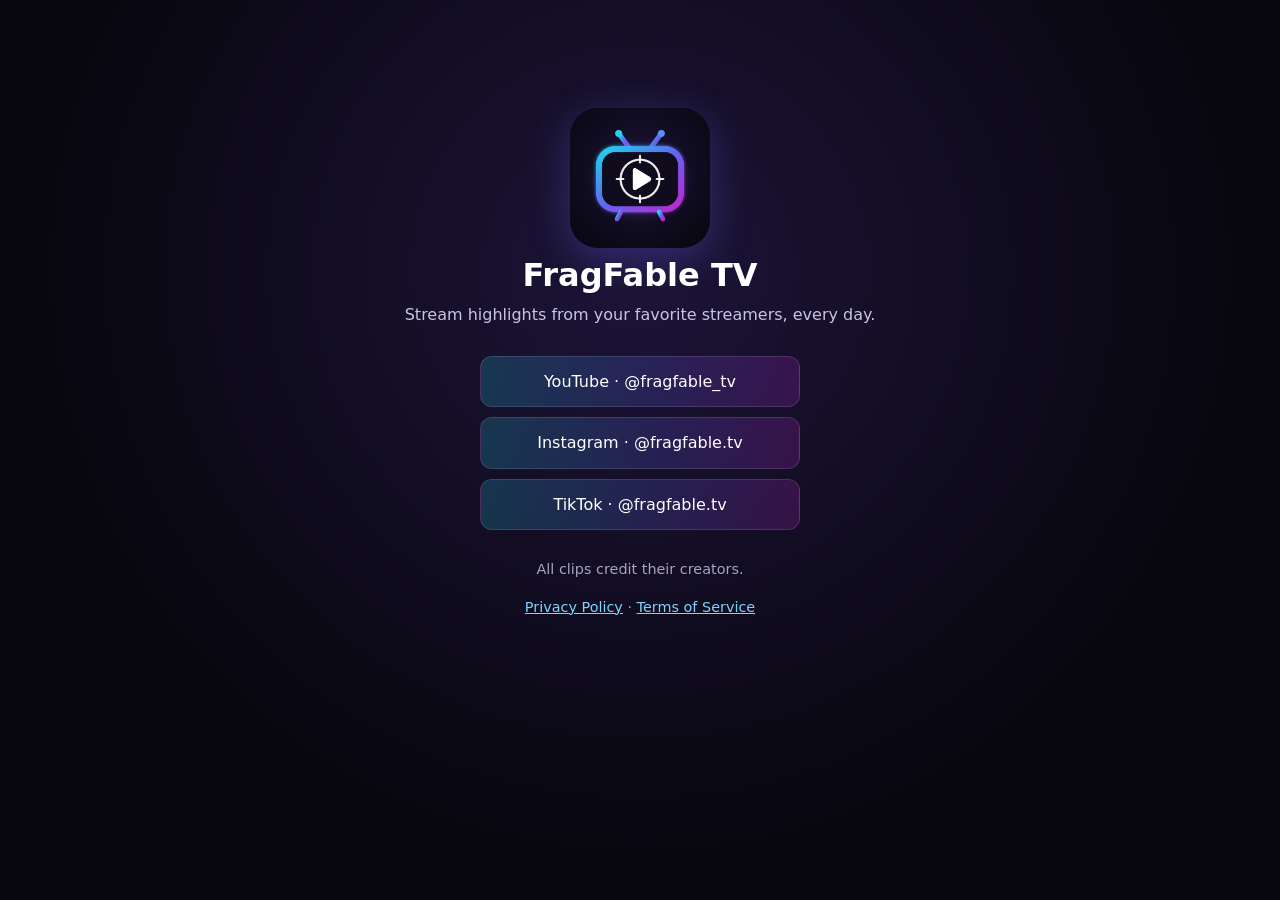
<file: index.html>
<!doctype html>
<html lang="en">
<head>
<meta charset="utf-8">
<meta name="viewport" content="width=device-width, initial-scale=1">
<title>FragFable TV</title>
<link rel="icon" href="logo.png">
<link rel="stylesheet" href="style.css">
</head>
<body>
<main class="home">
  <img src="logo.png" alt="FragFable TV logo" class="logo" width="140" height="140">
  <h1>FragFable TV</h1>
  <p class="tagline">Stream highlights from your favorite streamers, every day.</p>
  <ul class="links">
    <li><a href="https://www.youtube.com/@fragfable_tv">YouTube · @fragfable_tv</a></li>
    <li><a href="https://www.instagram.com/fragfable.tv/">Instagram · @fragfable.tv</a></li>
    <li><a href="https://www.tiktok.com/@fragfable.tv">TikTok · @fragfable.tv</a></li>
  </ul>
  <p class="small">All clips credit their creators.</p>
  <p class="small"><a href="privacy.html">Privacy Policy</a> · <a href="terms.html">Terms of Service</a></p>
</main>
</body>
</html>
</file>
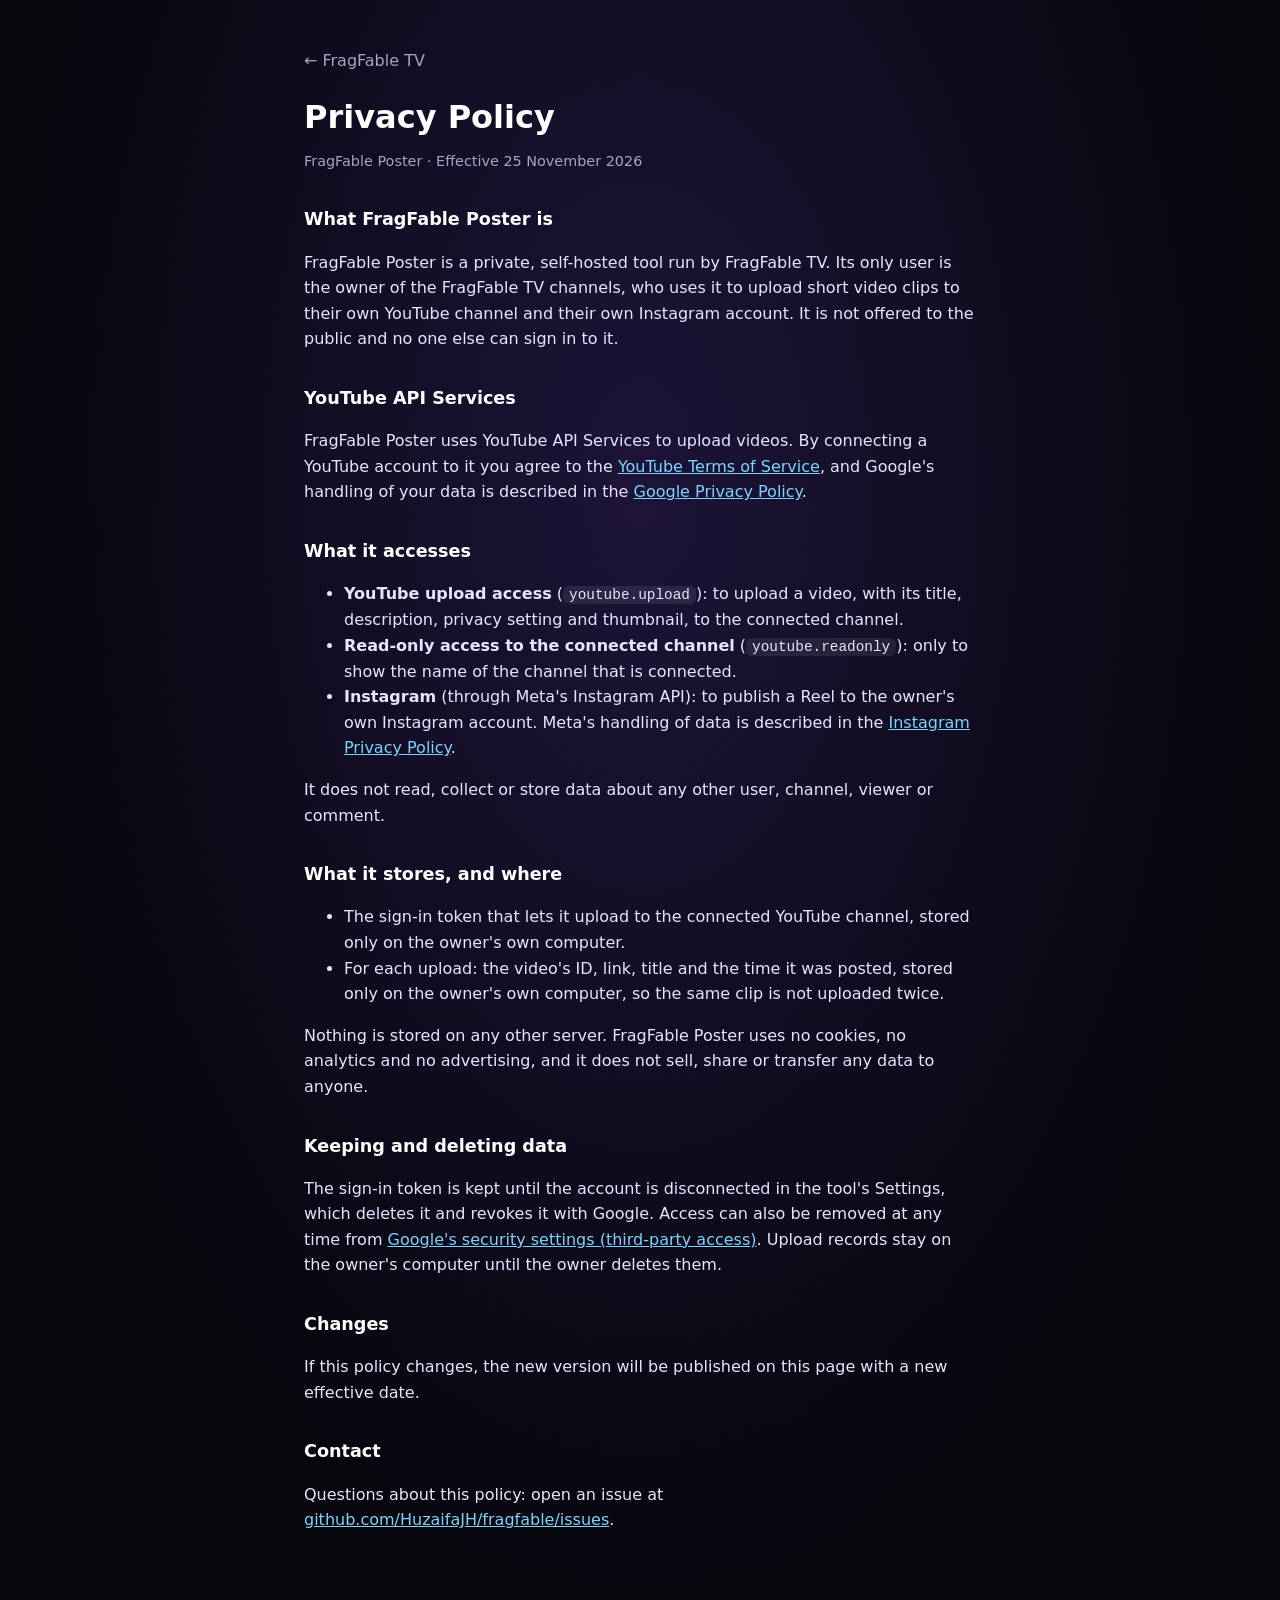
<file: privacy.html>
<!doctype html>
<html lang="en">
<head>
<meta charset="utf-8">
<meta name="viewport" content="width=device-width, initial-scale=1">
<title>Privacy Policy · FragFable Poster</title>
<link rel="stylesheet" href="style.css">
</head>
<body>
<main>
  <p class="back"><a href="./">← FragFable TV</a></p>
  <h1>Privacy Policy</h1>
  <p class="meta">FragFable Poster · Effective 25 November 2026</p>

  <h2>What FragFable Poster is</h2>
  <p>FragFable Poster is a private, self-hosted tool run by FragFable TV. Its only user is the owner of the
  FragFable TV channels, who uses it to upload short video clips to their own YouTube channel and their own
  Instagram account. It is not offered to the public and no one else can sign in to it.</p>

  <h2>YouTube API Services</h2>
  <p>FragFable Poster uses YouTube API Services to upload videos. By connecting a YouTube account to it you
  agree to the <a href="https://www.youtube.com/t/terms">YouTube Terms of Service</a>, and Google's handling
  of your data is described in the <a href="https://policies.google.com/privacy">Google Privacy Policy</a>.</p>

  <h2>What it accesses</h2>
  <ul>
    <li><strong>YouTube upload access</strong> (<code>youtube.upload</code>): to upload a video, with its title,
    description, privacy setting and thumbnail, to the connected channel.</li>
    <li><strong>Read-only access to the connected channel</strong> (<code>youtube.readonly</code>): only to show
    the name of the channel that is connected.</li>
    <li><strong>Instagram</strong> (through Meta's Instagram API): to publish a Reel to the owner's own
    Instagram account. Meta's handling of data is described in the
    <a href="https://privacycenter.instagram.com/policy">Instagram Privacy Policy</a>.</li>
  </ul>
  <p>It does not read, collect or store data about any other user, channel, viewer or comment.</p>

  <h2>What it stores, and where</h2>
  <ul>
    <li>The sign-in token that lets it upload to the connected YouTube channel, stored only on the owner's own
    computer.</li>
    <li>For each upload: the video's ID, link, title and the time it was posted, stored only on the owner's own
    computer, so the same clip is not uploaded twice.</li>
  </ul>
  <p>Nothing is stored on any other server. FragFable Poster uses no cookies, no analytics and no advertising,
  and it does not sell, share or transfer any data to anyone.</p>

  <h2>Keeping and deleting data</h2>
  <p>The sign-in token is kept until the account is disconnected in the tool's Settings, which deletes it and
  revokes it with Google. Access can also be removed at any time from
  <a href="https://myaccount.google.com/permissions">Google's security settings (third-party access)</a>.
  Upload records stay on the owner's computer until the owner deletes them.</p>

  <h2>Changes</h2>
  <p>If this policy changes, the new version will be published on this page with a new effective date.</p>

  <h2>Contact</h2>
  <p>Questions about this policy: open an issue at
  <a href="https://github.com/HuzaifaJH/fragfable/issues">github.com/HuzaifaJH/fragfable/issues</a>.</p>
</main>
</body>
</html>
</file>
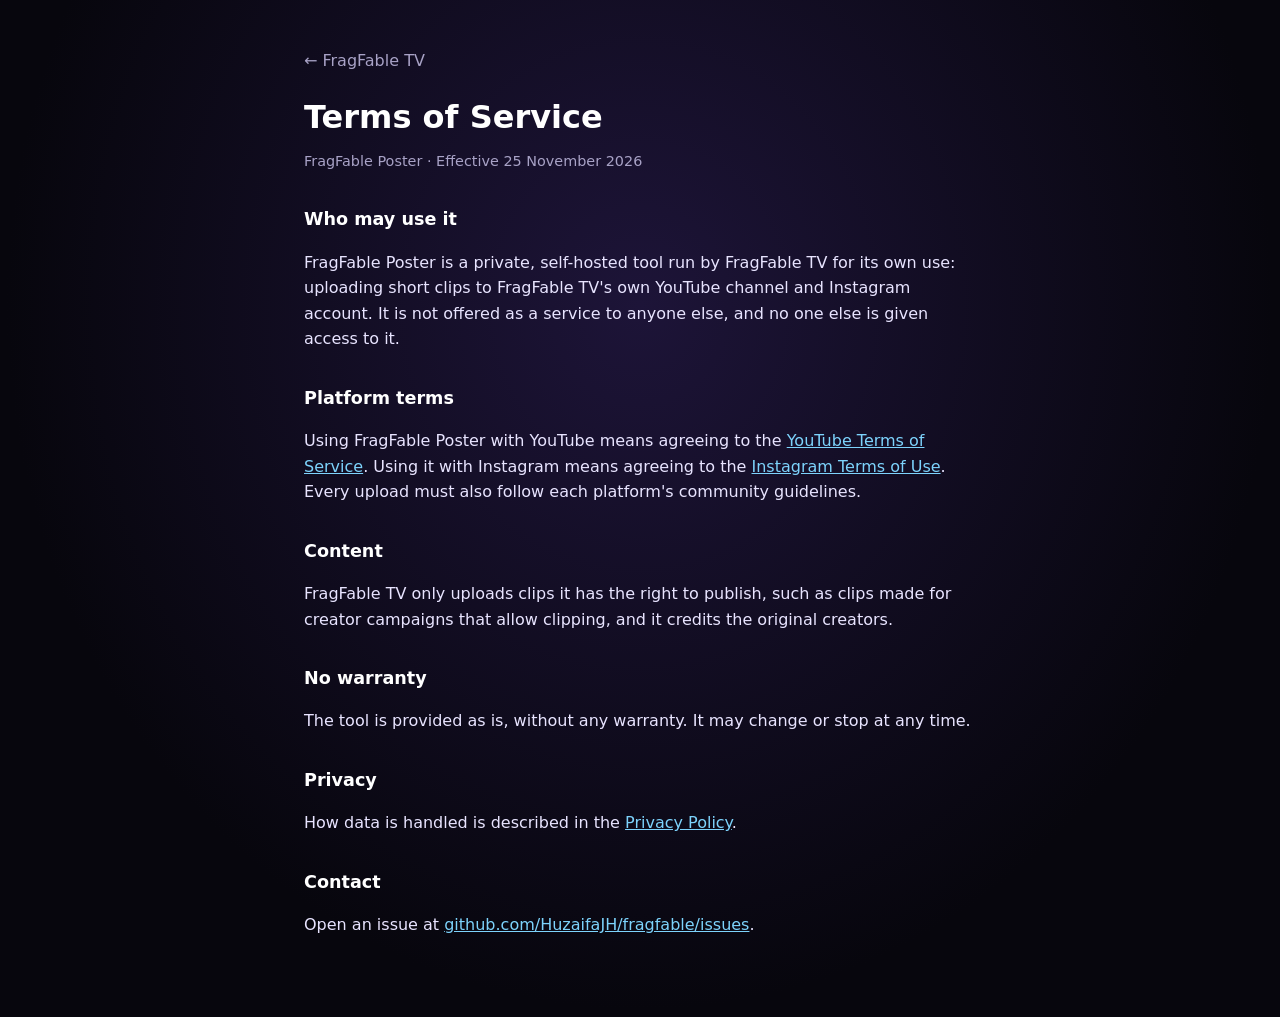
<file: terms.html>
<!doctype html>
<html lang="en">
<head>
<meta charset="utf-8">
<meta name="viewport" content="width=device-width, initial-scale=1">
<title>Terms of Service · FragFable Poster</title>
<link rel="stylesheet" href="style.css">
</head>
<body>
<main>
  <p class="back"><a href="./">← FragFable TV</a></p>
  <h1>Terms of Service</h1>
  <p class="meta">FragFable Poster · Effective 25 November 2026</p>

  <h2>Who may use it</h2>
  <p>FragFable Poster is a private, self-hosted tool run by FragFable TV for its own use: uploading short
  clips to FragFable TV's own YouTube channel and Instagram account. It is not offered as a service to anyone
  else, and no one else is given access to it.</p>

  <h2>Platform terms</h2>
  <p>Using FragFable Poster with YouTube means agreeing to the
  <a href="https://www.youtube.com/t/terms">YouTube Terms of Service</a>. Using it with Instagram means agreeing
  to the <a href="https://help.instagram.com/581066165581870">Instagram Terms of Use</a>. Every upload must also
  follow each platform's community guidelines.</p>

  <h2>Content</h2>
  <p>FragFable TV only uploads clips it has the right to publish, such as clips made for creator campaigns
  that allow clipping, and it credits the original creators.</p>

  <h2>No warranty</h2>
  <p>The tool is provided as is, without any warranty. It may change or stop at any time.</p>

  <h2>Privacy</h2>
  <p>How data is handled is described in the <a href="privacy.html">Privacy Policy</a>.</p>

  <h2>Contact</h2>
  <p>Open an issue at <a href="https://github.com/HuzaifaJH/fragfable/issues">github.com/HuzaifaJH/fragfable/issues</a>.</p>
</main>
</body>
</html>
</file>
<file: style.css>
:root { color-scheme: dark; }
* { box-sizing: border-box; }
body {
  margin: 0; min-height: 100vh;
  background: radial-gradient(ellipse at 50% 30%, #1d1438 0%, #07060d 70%);
  color: #e8e4ff; font: 16px/1.6 system-ui, -apple-system, "Segoe UI", Roboto, sans-serif;
}
main { max-width: 720px; margin: 0 auto; padding: 48px 24px 64px; }
h1 { font-size: 2rem; line-height: 1.2; margin: 0 0 4px; color: #fff; }
h2 { font-size: 1.1rem; margin: 2rem 0 0.5rem; color: #fff; }
a { color: #7dd3fc; }
code { background: #ffffff14; padding: 1px 6px; border-radius: 6px; font-size: 0.9em; }
.meta, .small { color: #a8a2c6; font-size: 0.9rem; }
.back { margin: 0 0 24px; }
.back a { color: #a8a2c6; text-decoration: none; }
.home { text-align: center; padding-top: 12vh; }
.logo { border-radius: 28px; box-shadow: 0 10px 40px #6366f155; }
.tagline { color: #c9c3e6; margin: 8px 0 28px; }
.links { list-style: none; padding: 0; margin: 0 auto 28px; display: grid; gap: 10px; max-width: 320px; }
.links a {
  display: block; padding: 12px 16px; border-radius: 12px; text-decoration: none; color: #fff;
  background: linear-gradient(90deg, #22d3ee33, #6366f133 55%, #c026d333); border: 1px solid #ffffff1f;
}
.links a:hover { border-color: #ffffff55; }
</file>
